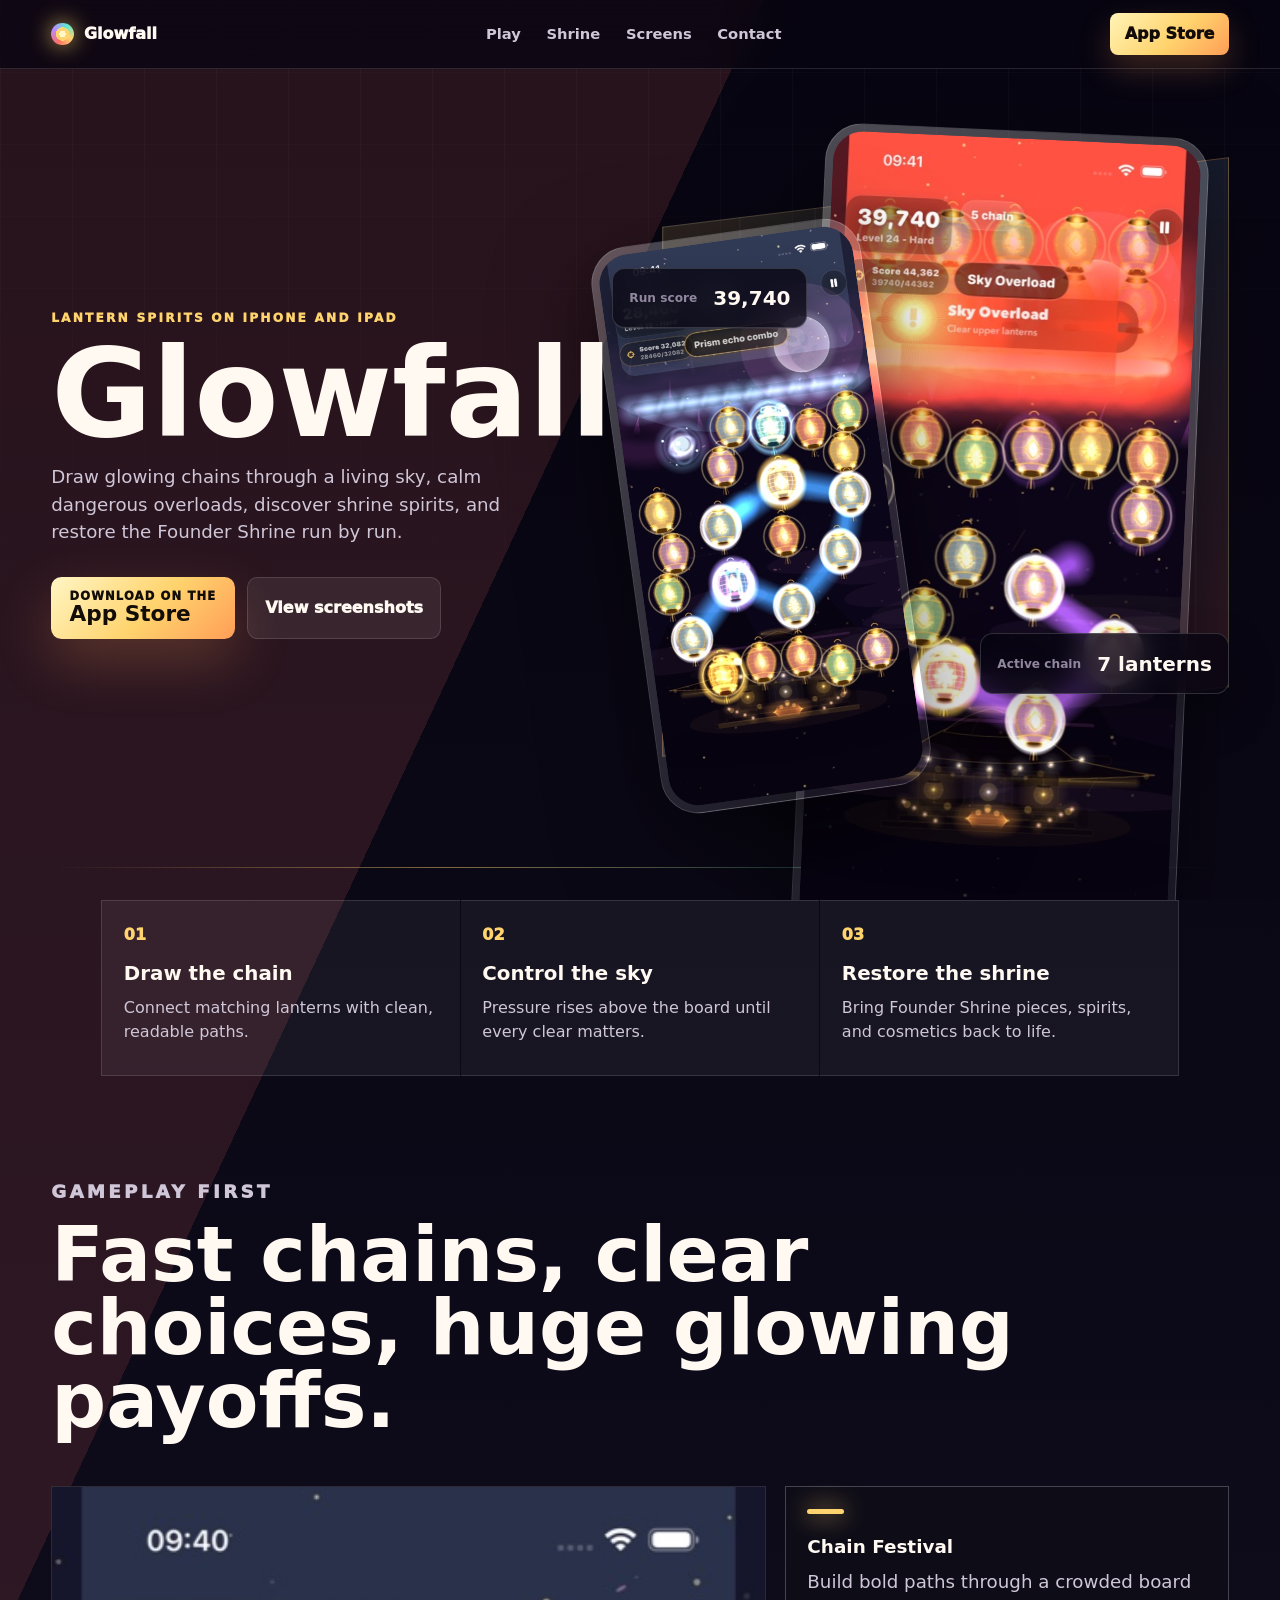
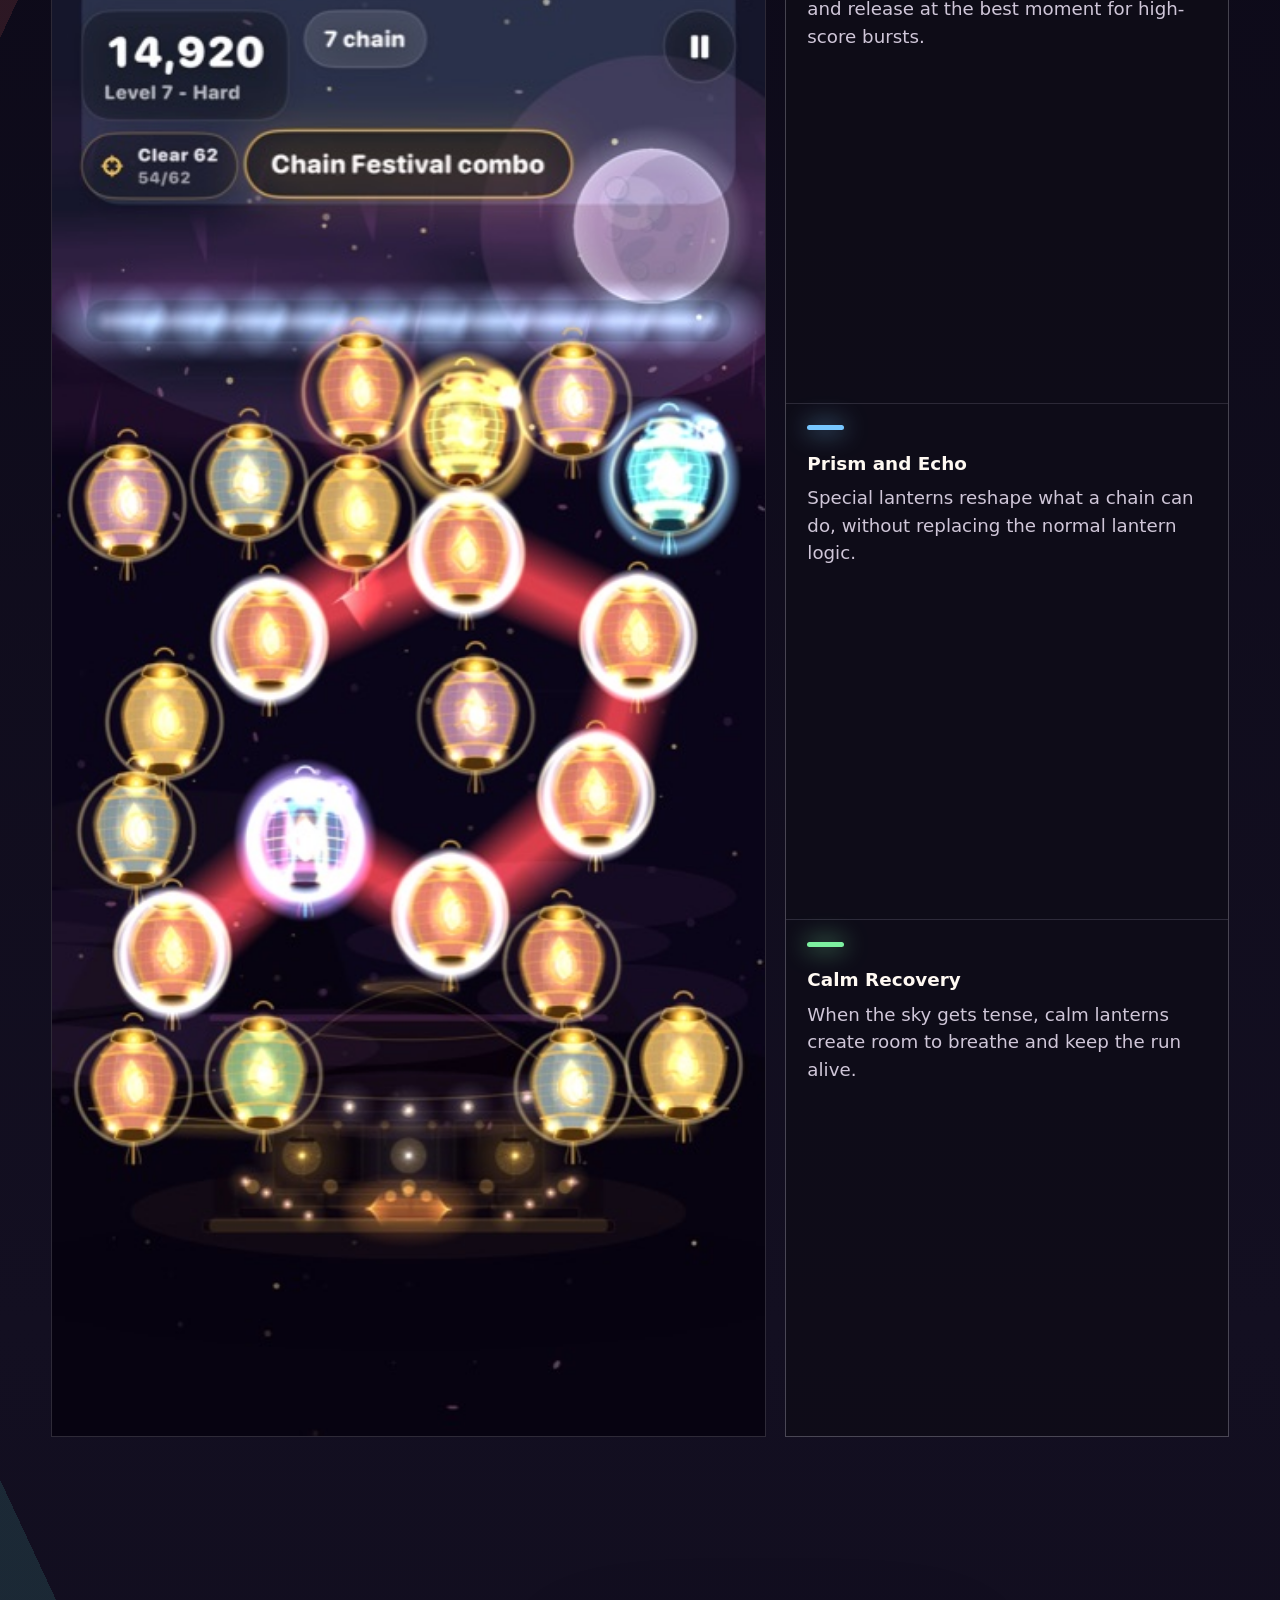
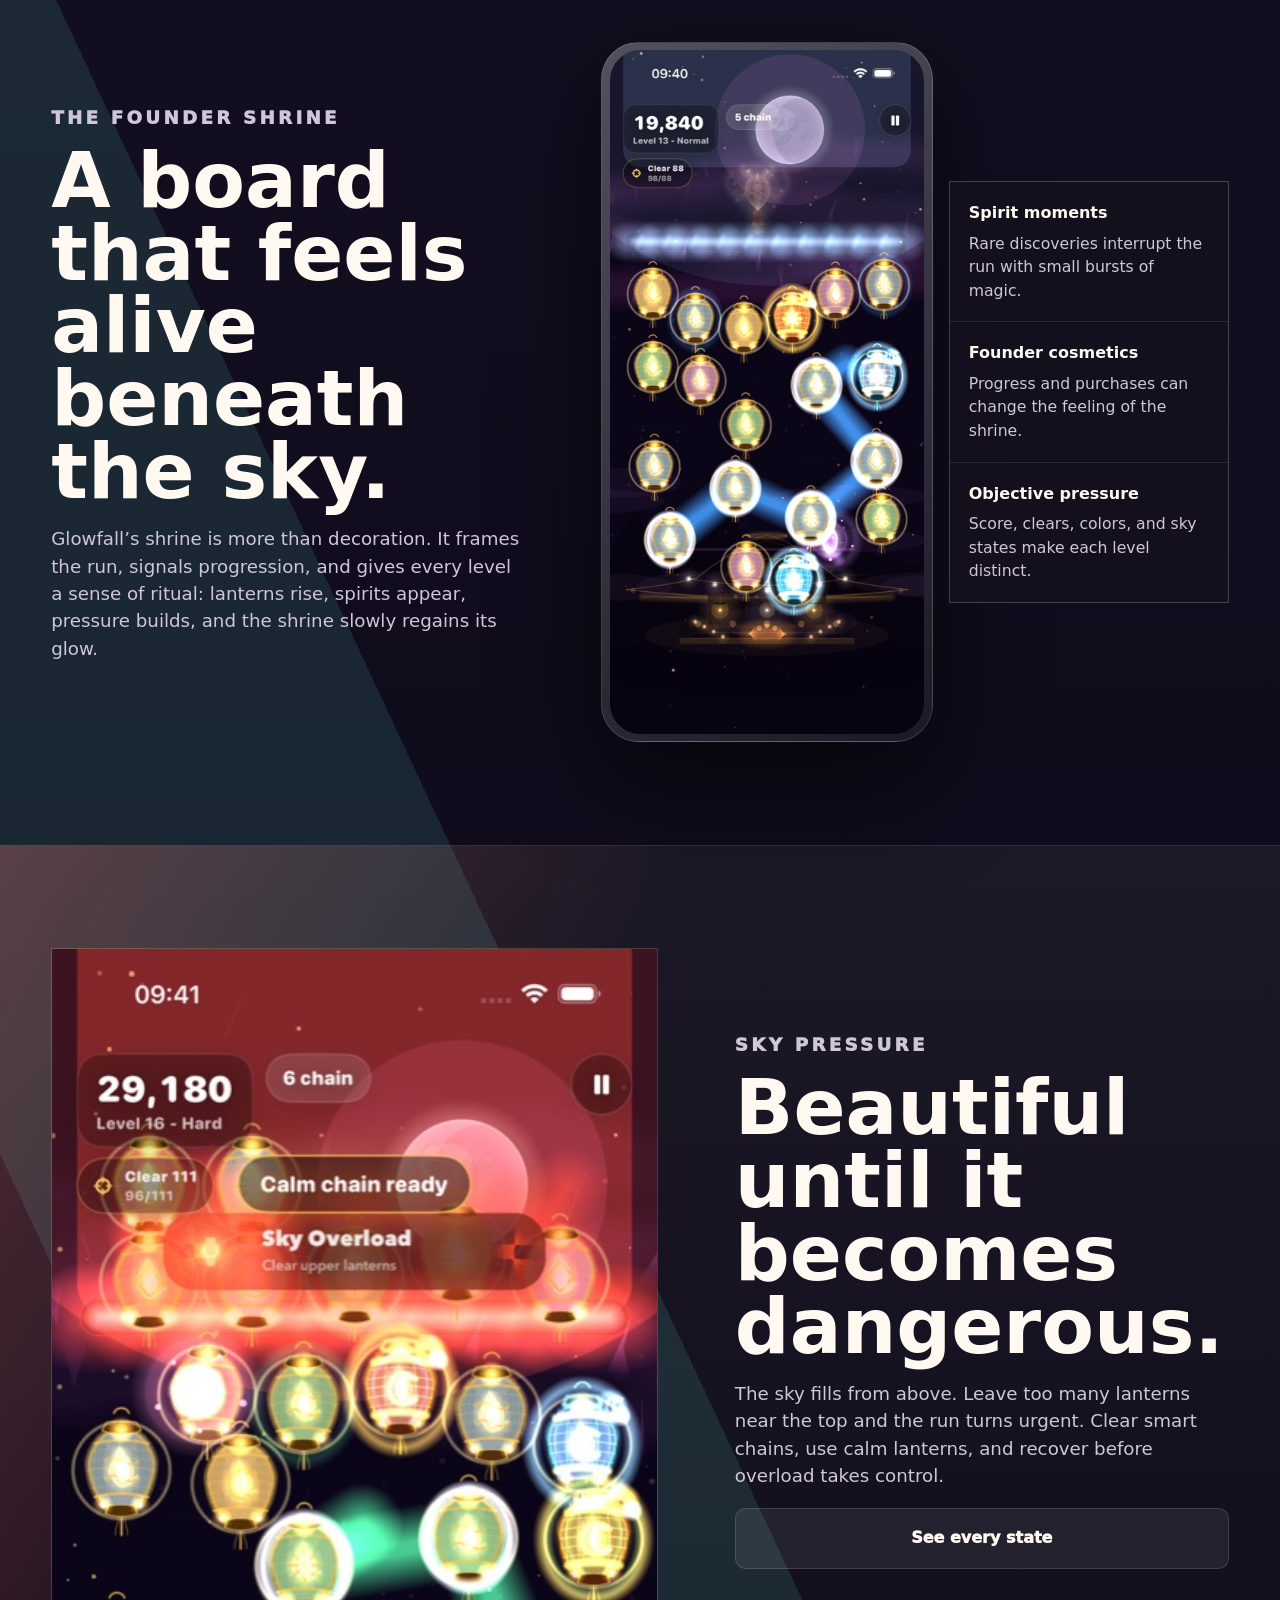
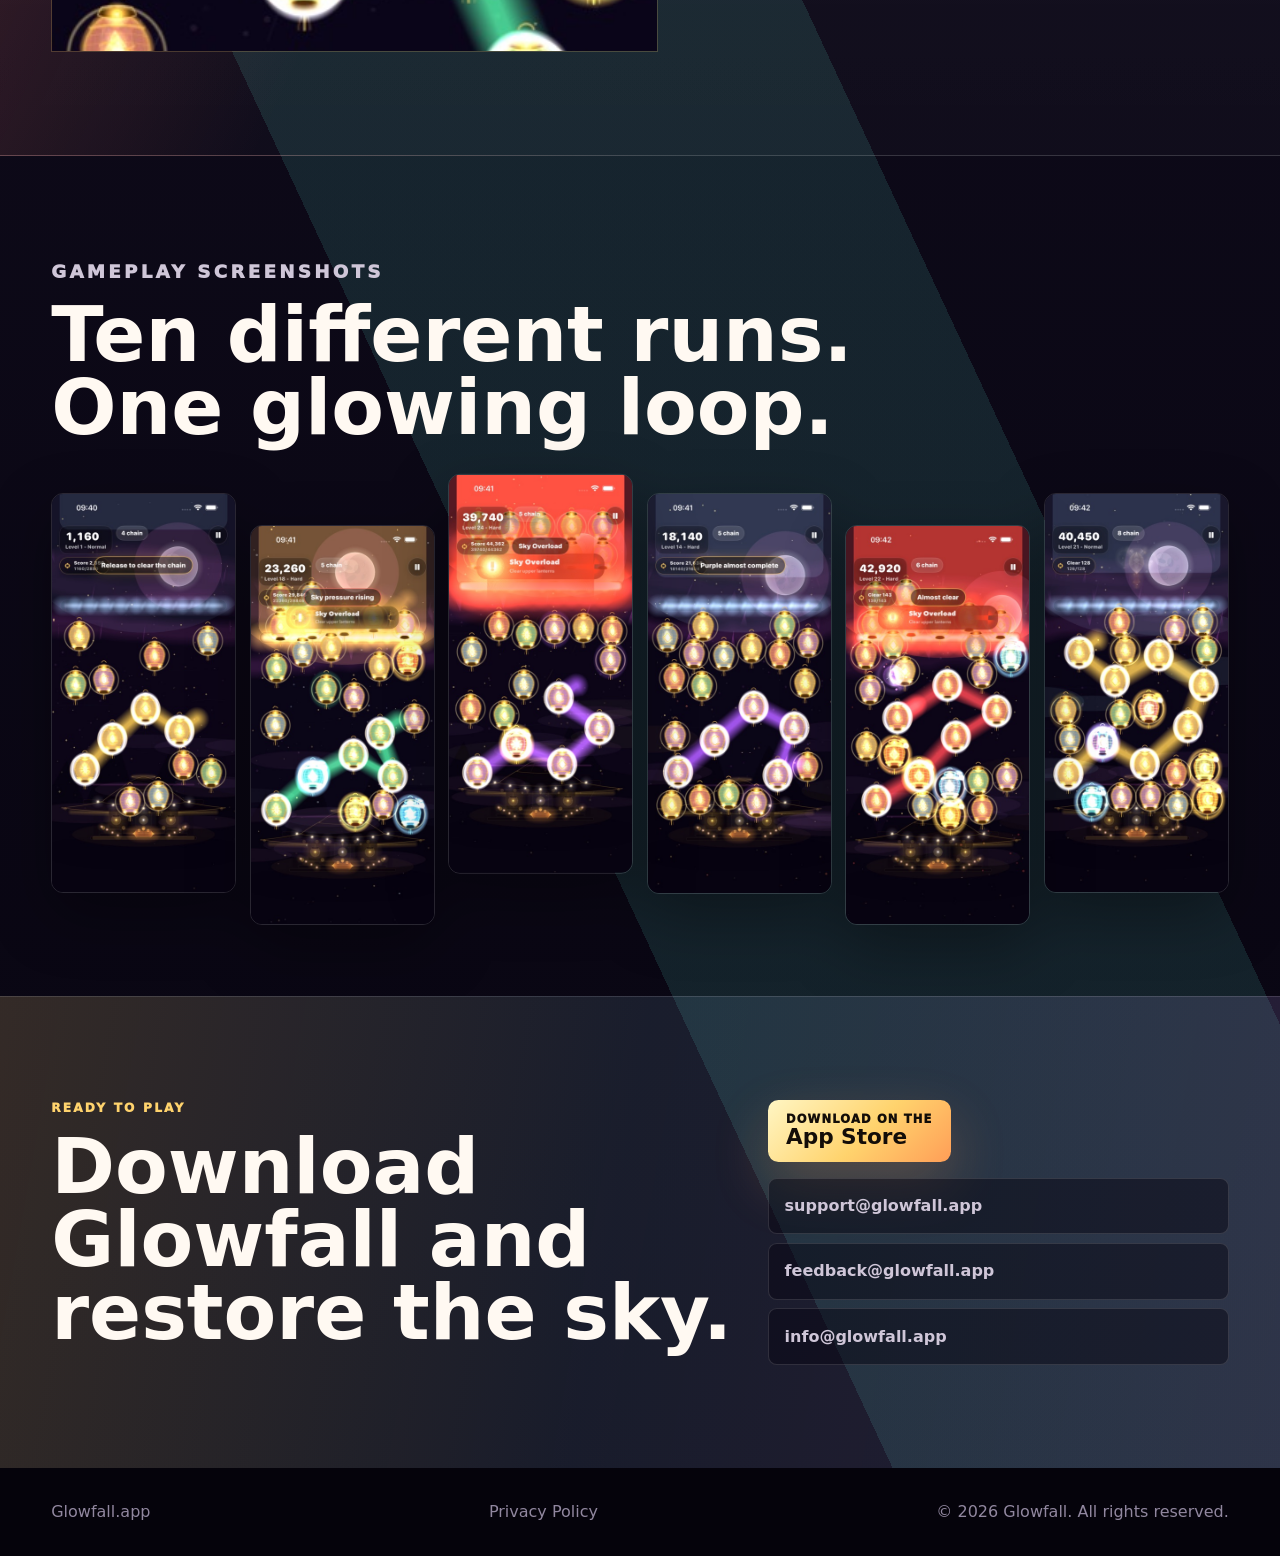
<file: index.html>
<!doctype html>
<html lang="en">
  <head>
    <meta charset="utf-8">
    <meta name="viewport" content="width=device-width, initial-scale=1">
    <title>Glowfall - Lantern Spirits</title>
    <meta name="description" content="Glowfall is a magical lantern-chaining game about restoring shrines, calming the sky, and mastering luminous combos.">
    <meta property="og:title" content="Glowfall - Lantern Spirits">
    <meta property="og:description" content="Chain lanterns, calm the sky, and restore ancient shrines.">
    <meta property="og:type" content="website">
    <meta property="og:url" content="https://glowfall.app">
    <meta property="og:image" content="https://glowfall.app/assets/screenshots/05_starfall_overload.jpg">
    <meta name="theme-color" content="#080510">
    <link rel="icon" href="assets/favicon.svg" type="image/svg+xml">
    <link rel="stylesheet" href="styles.css">
  </head>
  <body>
    <header class="site-header" aria-label="Primary">
      <a class="brand" href="#top" aria-label="Glowfall home">
        <span class="brand-mark" aria-hidden="true"></span>
        <span>Glowfall</span>
      </a>
      <nav>
        <a href="#play">Play</a>
        <a href="#shrine">Shrine</a>
        <a href="#screens">Screens</a>
        <a href="#contact">Contact</a>
      </nav>
      <a class="nav-store" href="https://apps.apple.com/us/app/glowfall-lantern-spirits/id6771706543">App Store</a>
    </header>

    <main id="top">
      <section class="hero" aria-labelledby="hero-title">
        <div class="hero-copy">
          <p class="eyebrow">Lantern Spirits on iPhone and iPad</p>
          <h1 id="hero-title">Glowfall</h1>
          <p class="hero-lede">Draw glowing chains through a living sky, calm dangerous overloads, discover shrine spirits, and restore the Founder Shrine run by run.</p>
          <div class="hero-actions">
            <a class="store-button" href="https://apps.apple.com/us/app/glowfall-lantern-spirits/id6771706543" aria-label="Download Glowfall on the App Store">
              <span>Download on the</span>
              <strong>App Store</strong>
            </a>
            <a class="button secondary" href="#screens">View screenshots</a>
          </div>
        </div>

        <div class="hero-showcase" aria-label="Glowfall gameplay preview">
          <div class="hero-backdrop" aria-hidden="true"></div>
          <figure class="device primary-device">
            <img src="assets/screenshots/05_starfall_overload.jpg" alt="Glowfall gameplay showing Sky Overload.">
          </figure>
          <figure class="device secondary-device">
            <img src="assets/screenshots/08_prism_echo_combo.jpg" alt="Glowfall gameplay showing a prism echo combo.">
          </figure>
          <div class="run-chip chip-score">
            <span>Run score</span>
            <strong>39,740</strong>
          </div>
          <div class="run-chip chip-chain">
            <span>Active chain</span>
            <strong>7 lanterns</strong>
          </div>
        </div>
      </section>

      <section class="quick-signals" aria-label="Glowfall highlights">
        <div>
          <span>01</span>
          <strong>Draw the chain</strong>
          <p>Connect matching lanterns with clean, readable paths.</p>
        </div>
        <div>
          <span>02</span>
          <strong>Control the sky</strong>
          <p>Pressure rises above the board until every clear matters.</p>
        </div>
        <div>
          <span>03</span>
          <strong>Restore the shrine</strong>
          <p>Bring Founder Shrine pieces, spirits, and cosmetics back to life.</p>
        </div>
      </section>

      <section id="play" class="section play-section">
        <div class="section-heading">
          <p class="eyebrow">Gameplay first</p>
          <h2>Fast chains, clear choices, huge glowing payoffs.</h2>
        </div>
        <div class="play-layout">
          <figure class="wide-shot">
            <img src="assets/screenshots/02_ember_festival_combo.jpg" alt="Glowfall gameplay showing a Chain Festival combo.">
          </figure>
          <div class="play-notes">
            <article>
              <span class="note-mark gold"></span>
              <h3>Chain Festival</h3>
              <p>Build bold paths through a crowded board and release at the best moment for high-score bursts.</p>
            </article>
            <article>
              <span class="note-mark blue"></span>
              <h3>Prism and Echo</h3>
              <p>Special lanterns reshape what a chain can do, without replacing the normal lantern logic.</p>
            </article>
            <article>
              <span class="note-mark green"></span>
              <h3>Calm Recovery</h3>
              <p>When the sky gets tense, calm lanterns create room to breathe and keep the run alive.</p>
            </article>
          </div>
        </div>
      </section>

      <section id="shrine" class="section shrine-section">
        <div class="shrine-copy">
          <p class="eyebrow">The Founder Shrine</p>
          <h2>A board that feels alive beneath the sky.</h2>
          <p>Glowfall’s shrine is more than decoration. It frames the run, signals progression, and gives every level a sense of ritual: lanterns rise, spirits appear, pressure builds, and the shrine slowly regains its glow.</p>
        </div>
        <div class="shrine-grid">
          <figure class="device shrine-device">
            <img src="assets/screenshots/03_mist_spirit_bonus.jpg" alt="Glowfall gameplay with a spirit bonus moment.">
          </figure>
          <div class="shrine-details">
            <div>
              <strong>Spirit moments</strong>
              <span>Rare discoveries interrupt the run with small bursts of magic.</span>
            </div>
            <div>
              <strong>Founder cosmetics</strong>
              <span>Progress and purchases can change the feeling of the shrine.</span>
            </div>
            <div>
              <strong>Objective pressure</strong>
              <span>Score, clears, colors, and sky states make each level distinct.</span>
            </div>
          </div>
        </div>
      </section>

      <section class="section pressure-section">
        <figure class="pressure-shot">
          <img src="assets/screenshots/06_calm_recovery_combo.jpg" alt="Glowfall gameplay showing a calm recovery combo under sky pressure.">
        </figure>
        <div class="pressure-copy">
          <p class="eyebrow">Sky pressure</p>
          <h2>Beautiful until it becomes dangerous.</h2>
          <p>The sky fills from above. Leave too many lanterns near the top and the run turns urgent. Clear smart chains, use calm lanterns, and recover before overload takes control.</p>
          <a class="button secondary" href="#screens">See every state</a>
        </div>
      </section>

      <section id="screens" class="section screens-section" aria-labelledby="screens-title">
        <div class="section-heading compact">
          <p class="eyebrow">Gameplay screenshots</p>
          <h2 id="screens-title">Ten different runs. One glowing loop.</h2>
        </div>
        <div class="screens-grid" aria-label="Glowfall screenshot gallery">
          <img src="assets/screenshots/01_moon_first_chain.jpg" alt="Moon Garden first chain gameplay.">
          <img src="assets/screenshots/04_aurora_pressure_rising.jpg" alt="Aurora sky pressure rising gameplay.">
          <img src="assets/screenshots/05_starfall_overload.jpg" alt="Starfall sky overload gameplay.">
          <img src="assets/screenshots/07_purple_objective_chase.jpg" alt="Purple objective chase gameplay.">
          <img src="assets/screenshots/09_late_hard_near_clear.jpg" alt="Late hard near-clear gameplay.">
          <img src="assets/screenshots/10_final_chain_finish.jpg" alt="Final chain finish gameplay.">
        </div>
      </section>

      <section id="contact" class="section final-cta" aria-labelledby="contact-title">
        <div>
          <p class="eyebrow">Ready to play</p>
          <h2 id="contact-title">Download Glowfall and restore the sky.</h2>
        </div>
        <div class="final-actions">
          <a class="store-button" href="https://apps.apple.com/us/app/glowfall-lantern-spirits/id6771706543" aria-label="Download Glowfall on the App Store">
            <span>Download on the</span>
            <strong>App Store</strong>
          </a>
          <div class="contact-links">
            <a href="mailto:support@glowfall.app">support@glowfall.app</a>
            <a href="mailto:feedback@glowfall.app">feedback@glowfall.app</a>
            <a href="mailto:info@glowfall.app">info@glowfall.app</a>
          </div>
        </div>
      </section>
    </main>

    <footer>
      <span>Glowfall.app</span>
      <a href="privacy.html">Privacy Policy</a>
      <span>© 2026 Glowfall. All rights reserved.</span>
    </footer>
  </body>
</html>
</file>
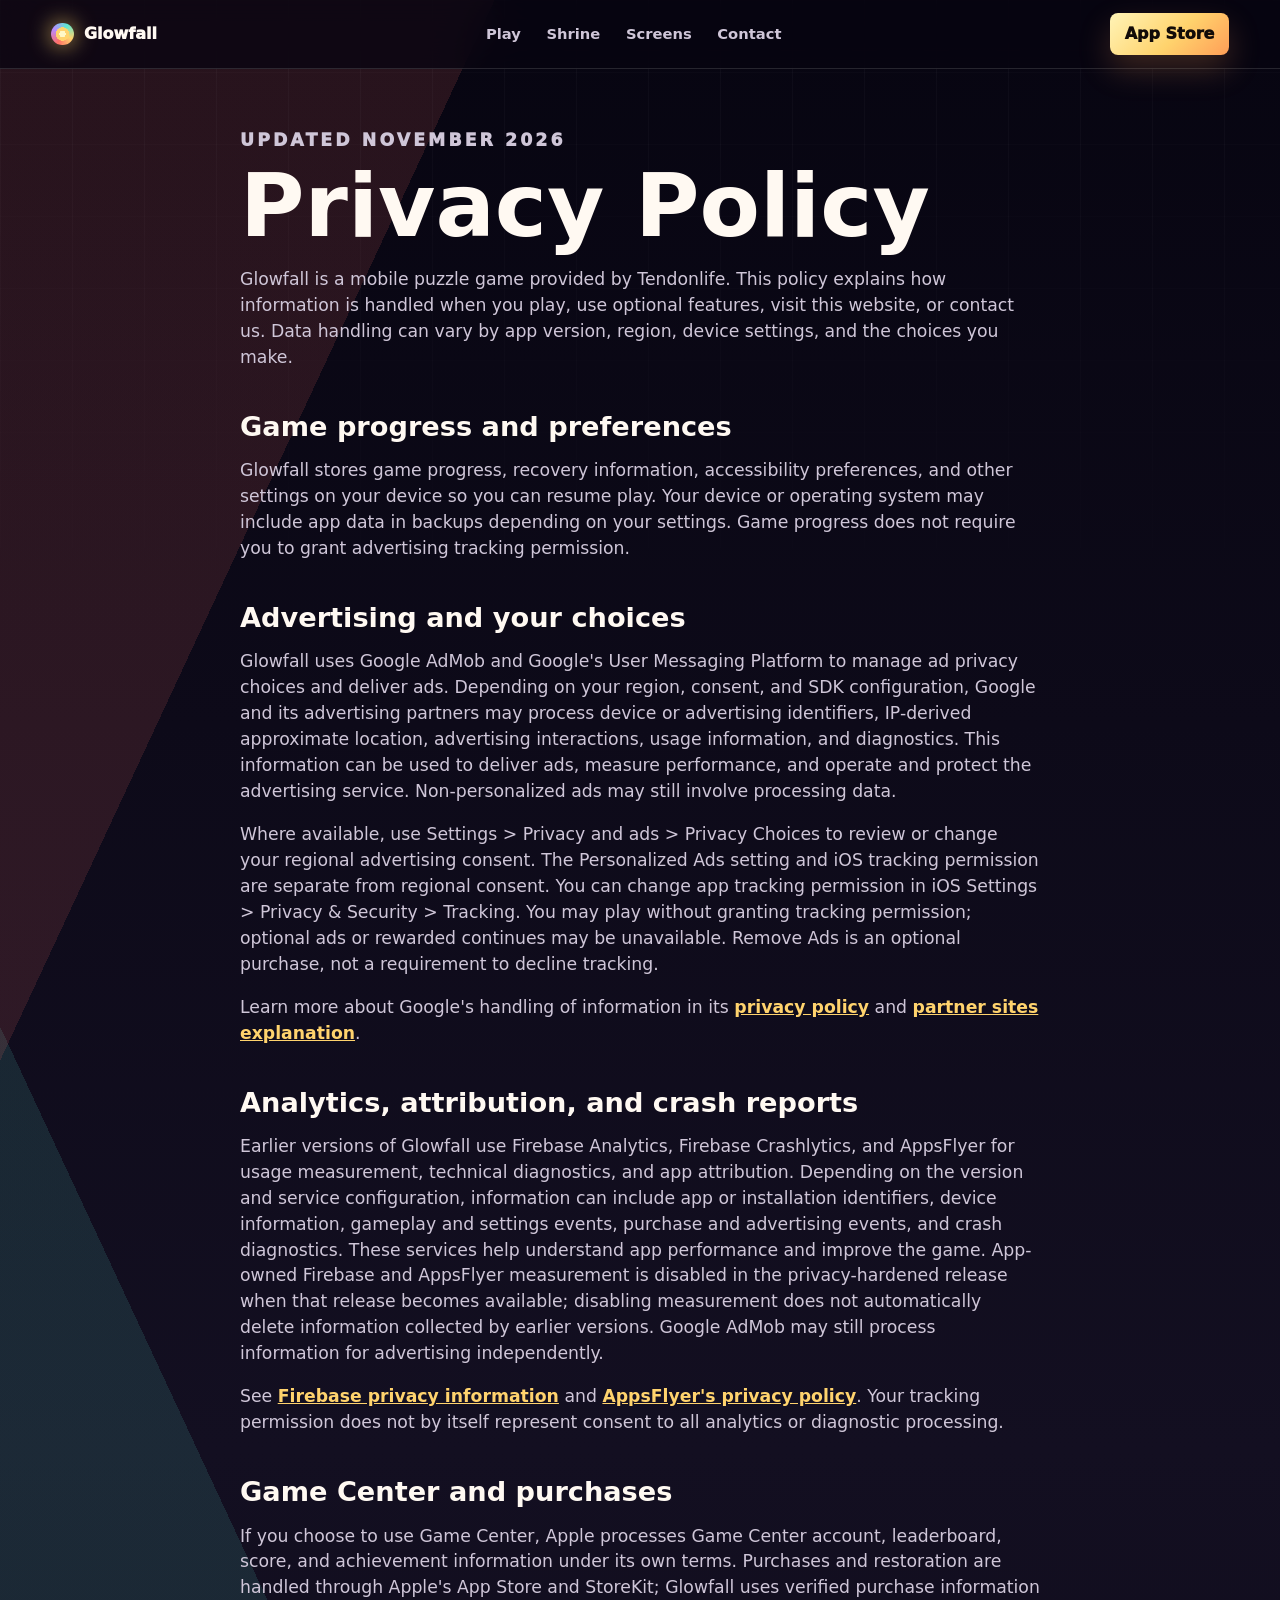
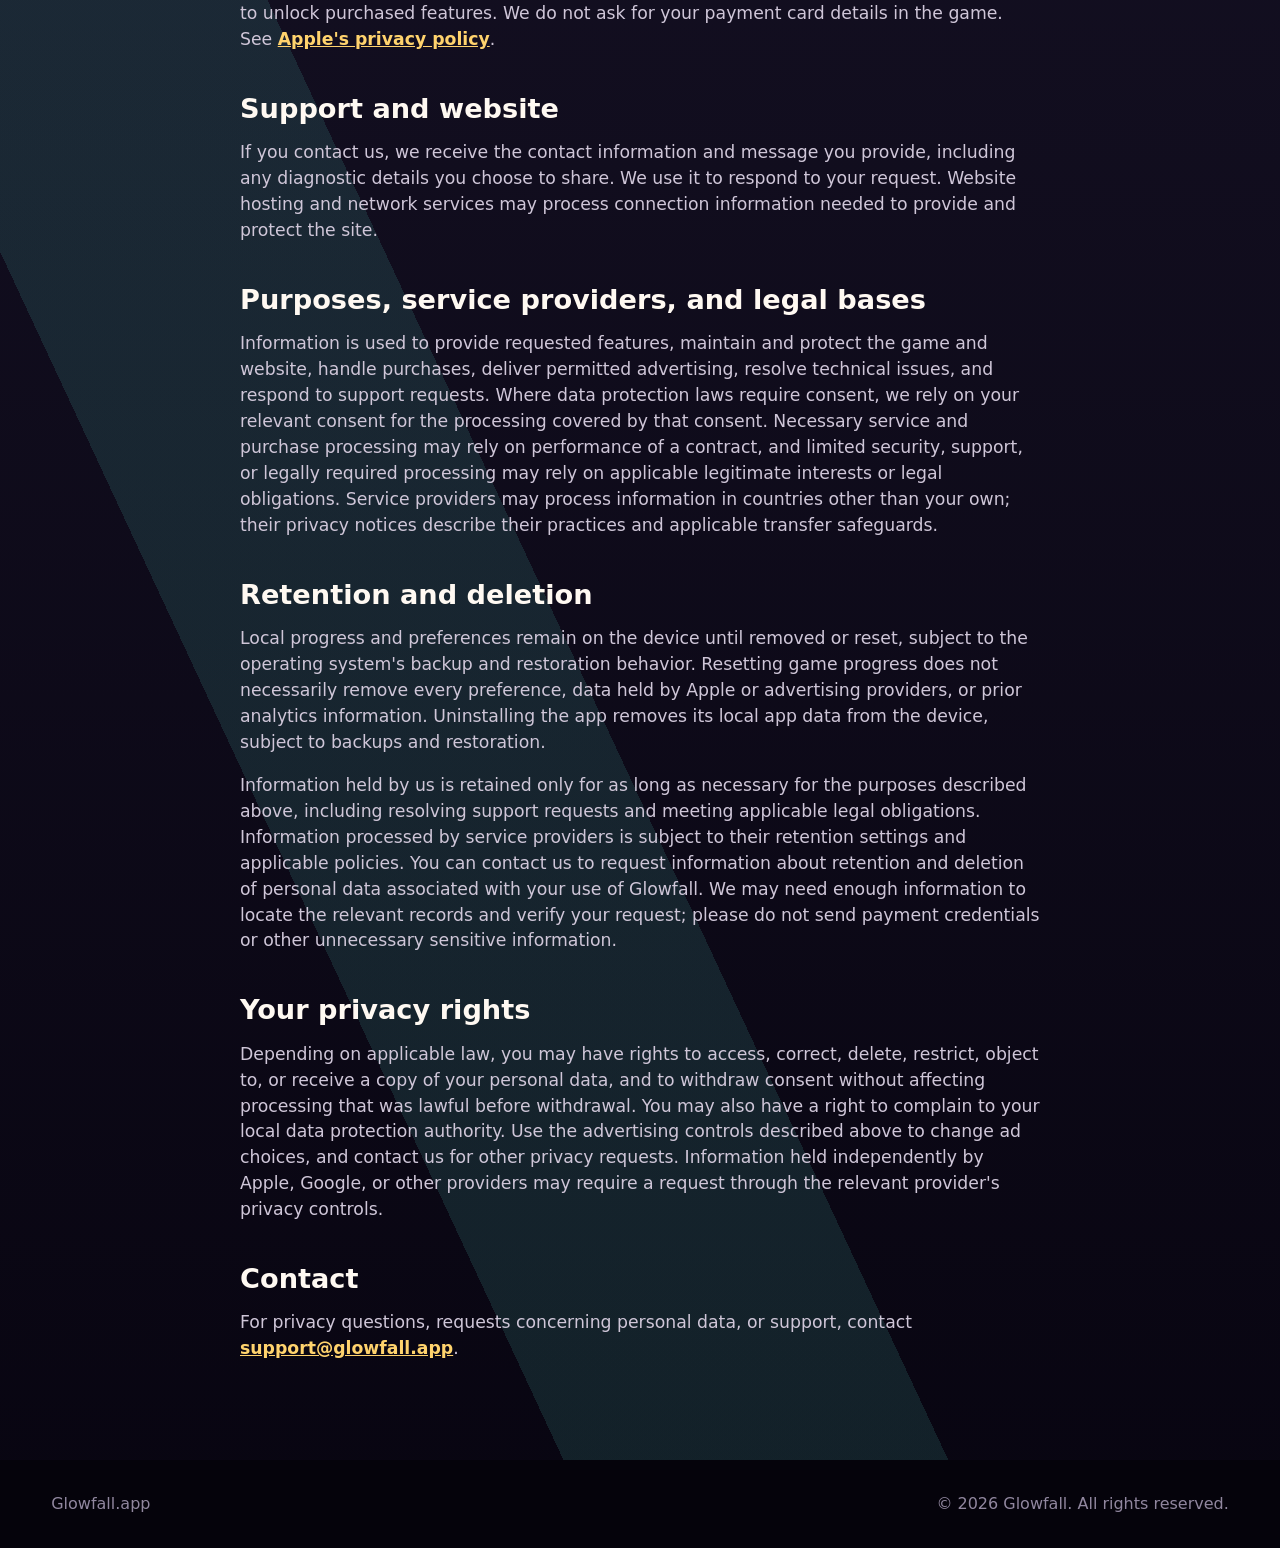
<file: privacy.html>
<!doctype html>
<html lang="en">
  <head>
    <meta charset="utf-8">
    <meta name="viewport" content="width=device-width, initial-scale=1">
    <title>Privacy Policy - Glowfall</title>
    <meta name="description" content="Glowfall privacy policy.">
    <meta name="theme-color" content="#080510">
    <link rel="icon" href="assets/favicon.svg" type="image/svg+xml">
    <link rel="stylesheet" href="styles.css">
  </head>
  <body>
    <header class="site-header" aria-label="Primary">
      <a class="brand" href="index.html" aria-label="Glowfall home">
        <span class="brand-mark" aria-hidden="true"></span>
        <span>Glowfall</span>
      </a>
      <nav>
        <a href="index.html#play">Play</a>
        <a href="index.html#shrine">Shrine</a>
        <a href="index.html#screens">Screens</a>
        <a href="index.html#contact">Contact</a>
      </nav>
      <a class="nav-store" href="https://apps.apple.com/us/app/glowfall-lantern-spirits/id6771706543">App Store</a>
    </header>

    <main>
      <section class="legal-page">
        <p class="eyebrow">Updated November 2026</p>
        <h1>Privacy Policy</h1>
        <p>Glowfall is a mobile puzzle game provided by Tendonlife. This policy explains how information is handled when you play, use optional features, visit this website, or contact us. Data handling can vary by app version, region, device settings, and the choices you make.</p>

        <h2>Game progress and preferences</h2>
        <p>Glowfall stores game progress, recovery information, accessibility preferences, and other settings on your device so you can resume play. Your device or operating system may include app data in backups depending on your settings. Game progress does not require you to grant advertising tracking permission.</p>

        <h2>Advertising and your choices</h2>
        <p>Glowfall uses Google AdMob and Google's User Messaging Platform to manage ad privacy choices and deliver ads. Depending on your region, consent, and SDK configuration, Google and its advertising partners may process device or advertising identifiers, IP-derived approximate location, advertising interactions, usage information, and diagnostics. This information can be used to deliver ads, measure performance, and operate and protect the advertising service. Non-personalized ads may still involve processing data.</p>
        <p>Where available, use Settings &gt; Privacy and ads &gt; Privacy Choices to review or change your regional advertising consent. The Personalized Ads setting and iOS tracking permission are separate from regional consent. You can change app tracking permission in iOS Settings &gt; Privacy &amp; Security &gt; Tracking. You may play without granting tracking permission; optional ads or rewarded continues may be unavailable. Remove Ads is an optional purchase, not a requirement to decline tracking.</p>
        <p>Learn more about Google's handling of information in its <a href="https://policies.google.com/privacy">privacy policy</a> and <a href="https://policies.google.com/technologies/partner-sites">partner sites explanation</a>.</p>

        <h2>Analytics, attribution, and crash reports</h2>
        <p>Earlier versions of Glowfall use Firebase Analytics, Firebase Crashlytics, and AppsFlyer for usage measurement, technical diagnostics, and app attribution. Depending on the version and service configuration, information can include app or installation identifiers, device information, gameplay and settings events, purchase and advertising events, and crash diagnostics. These services help understand app performance and improve the game. App-owned Firebase and AppsFlyer measurement is disabled in the privacy-hardened release when that release becomes available; disabling measurement does not automatically delete information collected by earlier versions. Google AdMob may still process information for advertising independently.</p>
        <p>See <a href="https://firebase.google.com/support/privacy">Firebase privacy information</a> and <a href="https://www.appsflyer.com/legal/privacy-policy/">AppsFlyer's privacy policy</a>. Your tracking permission does not by itself represent consent to all analytics or diagnostic processing.</p>

        <h2>Game Center and purchases</h2>
        <p>If you choose to use Game Center, Apple processes Game Center account, leaderboard, score, and achievement information under its own terms. Purchases and restoration are handled through Apple's App Store and StoreKit; Glowfall uses verified purchase information to unlock purchased features. We do not ask for your payment card details in the game. See <a href="https://www.apple.com/legal/privacy/">Apple's privacy policy</a>.</p>

        <h2>Support and website</h2>
        <p>If you contact us, we receive the contact information and message you provide, including any diagnostic details you choose to share. We use it to respond to your request. Website hosting and network services may process connection information needed to provide and protect the site.</p>

        <h2>Purposes, service providers, and legal bases</h2>
        <p>Information is used to provide requested features, maintain and protect the game and website, handle purchases, deliver permitted advertising, resolve technical issues, and respond to support requests. Where data protection laws require consent, we rely on your relevant consent for the processing covered by that consent. Necessary service and purchase processing may rely on performance of a contract, and limited security, support, or legally required processing may rely on applicable legitimate interests or legal obligations. Service providers may process information in countries other than your own; their privacy notices describe their practices and applicable transfer safeguards.</p>

        <h2>Retention and deletion</h2>
        <p>Local progress and preferences remain on the device until removed or reset, subject to the operating system's backup and restoration behavior. Resetting game progress does not necessarily remove every preference, data held by Apple or advertising providers, or prior analytics information. Uninstalling the app removes its local app data from the device, subject to backups and restoration.</p>
        <p>Information held by us is retained only for as long as necessary for the purposes described above, including resolving support requests and meeting applicable legal obligations. Information processed by service providers is subject to their retention settings and applicable policies. You can contact us to request information about retention and deletion of personal data associated with your use of Glowfall. We may need enough information to locate the relevant records and verify your request; please do not send payment credentials or other unnecessary sensitive information.</p>

        <h2>Your privacy rights</h2>
        <p>Depending on applicable law, you may have rights to access, correct, delete, restrict, object to, or receive a copy of your personal data, and to withdraw consent without affecting processing that was lawful before withdrawal. You may also have a right to complain to your local data protection authority. Use the advertising controls described above to change ad choices, and contact us for other privacy requests. Information held independently by Apple, Google, or other providers may require a request through the relevant provider's privacy controls.</p>

        <h2>Contact</h2>
        <p>For privacy questions, requests concerning personal data, or support, contact <a href="mailto:support@glowfall.app">support@glowfall.app</a>.</p>
      </section>
    </main>

    <footer>
      <span>Glowfall.app</span>
      <span>© 2026 Glowfall. All rights reserved.</span>
    </footer>
  </body>
</html>
</file>
<file: styles.css>
:root {
  --bg: #070511;
  --bg-2: #130f21;
  --ink: #fff9f2;
  --muted: #cfc6d8;
  --dim: #91879f;
  --line: rgba(255, 255, 255, 0.13);
  --glass: rgba(14, 11, 24, 0.72);
  --glass-2: rgba(28, 23, 43, 0.72);
  --gold: #ffd36d;
  --amber: #ff9e57;
  --teal: #5de8d1;
  --blue: #77c7ff;
  --green: #7df0a0;
  --violet: #b98aff;
  --danger: #ff6f66;
  --max: 1180px;
  color-scheme: dark;
}

* {
  box-sizing: border-box;
}

html {
  scroll-behavior: smooth;
}

body {
  margin: 0;
  min-width: 320px;
  color: var(--ink);
  background:
    linear-gradient(115deg, rgba(255, 111, 102, 0.13) 0 18%, transparent 18% 100%),
    linear-gradient(245deg, transparent 0 64%, rgba(93, 232, 209, 0.12) 64% 78%, transparent 78%),
    linear-gradient(180deg, #070511 0%, #130f21 46%, #080511 100%);
  font-family: ui-sans-serif, system-ui, -apple-system, BlinkMacSystemFont, "Segoe UI", sans-serif;
  line-height: 1.5;
}

body::before {
  content: "";
  position: fixed;
  inset: 0;
  z-index: -1;
  pointer-events: none;
  background:
    linear-gradient(90deg, rgba(255, 255, 255, 0.04) 1px, transparent 1px),
    linear-gradient(180deg, rgba(255, 255, 255, 0.025) 1px, transparent 1px);
  background-size: 72px 72px;
  mask-image: linear-gradient(180deg, rgba(0, 0, 0, 0.85), transparent 74%);
}

img {
  display: block;
  max-width: 100%;
}

a {
  color: inherit;
}

.site-header {
  position: fixed;
  inset: 0 0 auto;
  z-index: 30;
  display: grid;
  grid-template-columns: auto 1fr auto;
  align-items: center;
  gap: 1rem;
  padding: 0.82rem clamp(1rem, 4vw, 3.5rem);
  background: rgba(7, 5, 17, 0.74);
  border-bottom: 1px solid var(--line);
  backdrop-filter: blur(18px);
}

.brand,
nav,
.hero-actions,
.store-button,
.button,
.run-chip,
.final-actions {
  display: flex;
  align-items: center;
}

.brand {
  gap: 0.65rem;
  text-decoration: none;
  font-weight: 950;
}

.brand-mark {
  width: 1.4rem;
  height: 1.4rem;
  border-radius: 50%;
  background:
    radial-gradient(circle at 50% 50%, #fff8c7 0 20%, #ffd36d 21% 42%, transparent 43%),
    conic-gradient(from 28deg, var(--teal), var(--gold), var(--danger), var(--violet), var(--teal));
  box-shadow: 0 0 22px rgba(255, 211, 109, 0.78);
}

nav {
  justify-content: center;
  gap: clamp(0.75rem, 2vw, 1.65rem);
  color: var(--muted);
  font-size: 0.92rem;
  font-weight: 820;
}

nav a,
.nav-store,
.button,
.store-button,
.contact-links a,
footer a {
  text-decoration: none;
}

nav a:hover,
footer a:hover {
  color: var(--gold);
}

.nav-store {
  min-height: 2.4rem;
  display: inline-flex;
  align-items: center;
  justify-content: center;
  padding: 0.55rem 0.9rem;
  color: #120b08;
  background: linear-gradient(135deg, #fff4b7, var(--gold) 55%, var(--amber));
  border-radius: 0.5rem;
  font-weight: 950;
  box-shadow: 0 14px 32px rgba(255, 158, 87, 0.22);
}

.hero {
  position: relative;
  min-height: 100svh;
  display: grid;
  grid-template-columns: minmax(0, 0.88fr) minmax(25rem, 1.12fr);
  align-items: center;
  gap: clamp(2rem, 6vw, 5.5rem);
  max-width: 1380px;
  margin-inline: auto;
  padding: 7rem clamp(1rem, 4vw, 3.5rem) 4rem;
  overflow: hidden;
}

.hero::after {
  content: "";
  position: absolute;
  left: clamp(1rem, 4vw, 3.5rem);
  right: clamp(1rem, 4vw, 3.5rem);
  bottom: 2rem;
  height: 1px;
  background: linear-gradient(90deg, transparent, rgba(255, 211, 109, 0.48), rgba(93, 232, 209, 0.28), transparent);
}

.hero-copy {
  position: relative;
  z-index: 5;
  max-width: 38rem;
}

.eyebrow {
  margin: 0 0 0.85rem;
  color: var(--gold);
  font-size: 0.76rem;
  font-weight: 950;
  letter-spacing: 0.18em;
  text-transform: uppercase;
}

h1,
h2,
h3,
p {
  margin-top: 0;
}

h1 {
  margin-bottom: 1.05rem;
  font-size: clamp(5rem, 9.6vw, 8.6rem);
  line-height: 0.86;
  letter-spacing: 0;
}

h2 {
  margin-bottom: 1rem;
  font-size: clamp(2.45rem, 6vw, 5.4rem);
  line-height: 0.95;
  letter-spacing: 0;
}

h3 {
  margin-bottom: 0.45rem;
  font-size: 1.15rem;
}

.hero-lede,
.section-heading p,
.shrine-copy p,
.pressure-copy p,
.play-notes p,
.quick-signals p,
.shrine-details span {
  color: var(--muted);
  font-size: 1.14rem;
}

.hero-actions {
  flex-wrap: wrap;
  gap: 0.8rem;
  margin-top: 2rem;
}

.store-button {
  width: fit-content;
  min-height: 3.85rem;
  flex-direction: column;
  align-items: flex-start;
  justify-content: center;
  padding: 0.7rem 1.15rem;
  color: #130d08;
  background: linear-gradient(135deg, #fff6c4 0%, var(--gold) 54%, var(--amber) 100%);
  border-radius: 0.65rem;
  font-weight: 950;
  box-shadow: 0 22px 55px rgba(255, 158, 87, 0.24);
}

.store-button span {
  font-size: 0.72rem;
  line-height: 1;
  text-transform: uppercase;
  letter-spacing: 0.1em;
}

.store-button strong {
  font-size: 1.35rem;
  line-height: 1.1;
}

.button {
  min-height: 3.85rem;
  justify-content: center;
  padding: 0.86rem 1.05rem;
  border-radius: 0.65rem;
  font-weight: 920;
}

.button.secondary {
  color: var(--ink);
  background: rgba(255, 255, 255, 0.075);
  border: 1px solid var(--line);
}

.hero-showcase {
  position: relative;
  z-index: 4;
  min-height: 43rem;
}

.hero-backdrop {
  position: absolute;
  inset: 9% 0 14% 8%;
  border: 1px solid rgba(255, 211, 109, 0.24);
  background:
    linear-gradient(135deg, rgba(255, 211, 109, 0.15), rgba(119, 199, 255, 0.12) 46%, rgba(255, 111, 102, 0.16)),
    repeating-linear-gradient(90deg, rgba(255, 255, 255, 0.06) 0 1px, transparent 1px 4.75rem);
  transform: skewY(-7deg);
}

.device {
  margin: 0;
  border-radius: 2.35rem;
  padding: 0.45rem;
  background: linear-gradient(145deg, rgba(255, 255, 255, 0.28), rgba(255, 255, 255, 0.05));
  border: 1px solid rgba(255, 255, 255, 0.14);
  box-shadow: 0 36px 100px rgba(0, 0, 0, 0.58);
}

.device img {
  width: 100%;
  border-radius: 1.9rem;
}

.primary-device {
  position: absolute;
  right: 6%;
  top: 0;
  width: min(37vw, 24rem);
  transform: rotate(2.6deg);
}

.secondary-device {
  position: absolute;
  left: 2%;
  bottom: 1rem;
  width: min(29vw, 17rem);
  transform: rotate(-8deg);
}

.run-chip {
  position: absolute;
  z-index: 6;
  min-width: 9.4rem;
  justify-content: space-between;
  gap: 1rem;
  padding: 0.9rem 1rem;
  background: rgba(7, 5, 17, 0.78);
  border: 1px solid rgba(255, 255, 255, 0.16);
  border-radius: 0.8rem;
  backdrop-filter: blur(14px);
  box-shadow: 0 20px 45px rgba(0, 0, 0, 0.28);
}

.run-chip span {
  color: var(--dim);
  font-size: 0.76rem;
  font-weight: 850;
}

.run-chip strong {
  font-size: 1.25rem;
}

.chip-score {
  left: 0;
  top: 20%;
}

.chip-chain {
  right: 0;
  bottom: 18%;
}

.quick-signals {
  max-width: var(--max);
  display: grid;
  grid-template-columns: repeat(3, 1fr);
  gap: 1px;
  margin: 0 auto;
  padding-inline: clamp(1rem, 4vw, 3.5rem);
}

.quick-signals div {
  min-height: 11rem;
  padding: 1.35rem;
  background: rgba(255, 255, 255, 0.055);
  border-top: 1px solid var(--line);
  border-bottom: 1px solid var(--line);
}

.quick-signals div:first-child {
  border-left: 1px solid var(--line);
}

.quick-signals div:last-child {
  border-right: 1px solid var(--line);
}

.quick-signals span,
.quick-signals strong {
  display: block;
}

.quick-signals span {
  margin-bottom: 0.75rem;
  color: var(--gold);
  font-weight: 950;
}

.quick-signals strong {
  margin-bottom: 0.45rem;
  font-size: 1.24rem;
}

.quick-signals p {
  margin-bottom: 0;
  font-size: 1rem;
}

.section {
  max-width: 1380px;
  margin-inline: auto;
  padding: clamp(4.5rem, 8vw, 8rem) clamp(1rem, 4vw, 3.5rem);
}

.section-heading {
  max-width: 63rem;
  margin-bottom: 3rem;
}

.section-heading.compact {
  max-width: 58rem;
}

.play-layout {
  display: grid;
  grid-template-columns: minmax(21rem, 0.74fr) minmax(20rem, 0.46fr);
  align-items: stretch;
  gap: 1.2rem;
}

.wide-shot {
  margin: 0;
  min-height: 38rem;
  overflow: hidden;
  border: 1px solid var(--line);
  background: var(--glass);
}

.wide-shot img {
  width: 100%;
  height: 100%;
  object-fit: cover;
  object-position: top center;
}

.play-notes {
  display: grid;
  gap: 1px;
  background: rgba(255, 255, 255, 0.12);
  border: 1px solid var(--line);
}

.play-notes article {
  min-height: 12rem;
  padding: 1.35rem;
  background: rgba(11, 8, 20, 0.88);
}

.note-mark {
  display: block;
  width: 2.3rem;
  height: 0.32rem;
  margin-bottom: 1.2rem;
  border-radius: 999px;
  box-shadow: 0 0 24px currentColor;
}

.note-mark.gold {
  color: var(--gold);
  background: var(--gold);
}

.note-mark.blue {
  color: var(--blue);
  background: var(--blue);
}

.note-mark.green {
  color: var(--green);
  background: var(--green);
}

.shrine-section {
  display: grid;
  grid-template-columns: minmax(0, 0.86fr) minmax(24rem, 1.14fr);
  align-items: center;
  gap: clamp(2rem, 6vw, 5rem);
}

.shrine-copy {
  max-width: 39rem;
}

.shrine-grid {
  display: grid;
  grid-template-columns: minmax(15rem, 0.65fr) minmax(15rem, 0.55fr);
  align-items: center;
  gap: 1rem;
}

.shrine-device {
  width: min(100%, 22rem);
  justify-self: end;
}

.shrine-details {
  display: grid;
  gap: 1px;
  border: 1px solid var(--line);
  background: rgba(255, 255, 255, 0.11);
}

.shrine-details div {
  padding: 1.2rem;
  background: rgba(15, 11, 25, 0.82);
}

.shrine-details strong,
.shrine-details span {
  display: block;
}

.shrine-details strong {
  margin-bottom: 0.4rem;
}

.shrine-details span {
  font-size: 0.98rem;
}

.pressure-section {
  display: grid;
  grid-template-columns: minmax(20rem, 0.86fr) minmax(0, 0.7fr);
  align-items: center;
  gap: clamp(2rem, 6vw, 5rem);
  background:
    linear-gradient(115deg, rgba(255, 111, 102, 0.24), transparent 40%),
    linear-gradient(180deg, rgba(255, 255, 255, 0.055), rgba(255, 255, 255, 0.02));
  border-top: 1px solid var(--line);
  border-bottom: 1px solid var(--line);
}

.pressure-shot {
  margin: 0;
  max-height: 44rem;
  overflow: hidden;
  border: 1px solid rgba(255, 211, 109, 0.2);
}

.pressure-shot img {
  width: 100%;
  height: 100%;
  object-fit: cover;
  object-position: top center;
}

.pressure-copy {
  max-width: 34rem;
}

.screens-section {
  overflow: hidden;
}

.screens-grid {
  display: grid;
  grid-template-columns: repeat(6, minmax(10rem, 1fr));
  gap: 0.85rem;
}

.screens-grid img {
  width: 100%;
  aspect-ratio: 9 / 19.5;
  object-fit: cover;
  object-position: top center;
  border: 1px solid var(--line);
  border-radius: 0.75rem;
  box-shadow: 0 22px 60px rgba(0, 0, 0, 0.34);
}

.screens-grid img:nth-child(2),
.screens-grid img:nth-child(5) {
  transform: translateY(2rem);
}

.screens-grid img:nth-child(3) {
  transform: translateY(-1.2rem);
}

.final-cta {
  display: grid;
  grid-template-columns: minmax(0, 0.92fr) minmax(20rem, 0.62fr);
  align-items: center;
  gap: 2rem;
  background:
    linear-gradient(100deg, rgba(255, 211, 109, 0.14), rgba(119, 199, 255, 0.08) 48%, rgba(185, 138, 255, 0.12)),
    rgba(255, 255, 255, 0.035);
  border-top: 1px solid var(--line);
}

.final-actions {
  flex-direction: column;
  align-items: stretch;
  gap: 1rem;
}

.contact-links {
  display: grid;
  gap: 0.55rem;
}

.contact-links a {
  padding: 0.95rem 1rem;
  color: var(--muted);
  background: rgba(7, 5, 17, 0.48);
  border: 1px solid var(--line);
  border-radius: 0.55rem;
  font-weight: 820;
}

.contact-links a:hover {
  color: var(--ink);
  border-color: rgba(255, 211, 109, 0.38);
}

footer {
  display: flex;
  justify-content: space-between;
  gap: 1rem;
  padding: 2rem clamp(1rem, 4vw, 3.5rem);
  color: var(--dim);
  background: #05030b;
}

.legal-page {
  max-width: 58rem;
  margin-inline: auto;
  padding: 8rem clamp(1rem, 5vw, 5rem) 5rem;
}

.legal-page h1 {
  margin-bottom: 1.5rem;
  font-size: clamp(3.5rem, 8vw, 5.5rem);
}

.legal-page h2 {
  margin-top: 2.5rem;
  font-size: 1.7rem;
  line-height: 1.15;
}

.legal-page p {
  color: var(--muted);
  font-size: 1.08rem;
}

.legal-page a {
  color: var(--gold);
  font-weight: 800;
}

@media (max-width: 1000px) {
  .site-header {
    grid-template-columns: auto auto;
  }

  nav {
    display: none;
  }

  .hero,
  .shrine-section,
  .pressure-section,
  .final-cta {
    grid-template-columns: 1fr;
  }

  .hero {
    min-height: auto;
    padding-top: 6rem;
  }

  .hero-showcase {
    order: -1;
    min-height: 35rem;
  }

  .primary-device {
    width: min(58vw, 22rem);
    right: 3%;
  }

  .secondary-device {
    width: min(42vw, 14rem);
    left: 3%;
  }

  .quick-signals {
    grid-template-columns: 1fr;
  }

  .quick-signals div,
  .quick-signals div:first-child,
  .quick-signals div:last-child {
    border-left: 1px solid var(--line);
    border-right: 1px solid var(--line);
  }

  .play-layout,
  .shrine-grid {
    grid-template-columns: 1fr;
  }

  .shrine-device {
    justify-self: start;
  }

  .screens-grid {
    grid-template-columns: repeat(6, minmax(10rem, 38vw));
    overflow-x: auto;
    padding: 1.5rem 0 2.8rem;
    scroll-snap-type: x mandatory;
  }

  .screens-grid img {
    scroll-snap-align: center;
  }
}

@media (max-width: 620px) {
  .site-header {
    padding-inline: 1rem;
  }

  .nav-store {
    min-height: 2.25rem;
    padding-inline: 0.72rem;
    font-size: 0.86rem;
  }

  h1 {
    font-size: 4.55rem;
  }

  h2 {
    font-size: 2.5rem;
  }

  .hero-lede,
  .section-heading p,
  .shrine-copy p,
  .pressure-copy p,
  .play-notes p,
  .legal-page p {
    font-size: 1.02rem;
  }

  .hero-showcase {
    min-height: 30rem;
  }

  .hero-backdrop {
    inset: 12% 0 20% 0;
  }

  .run-chip {
    min-width: 8.2rem;
    padding: 0.75rem;
  }

  .chip-score {
    top: 16%;
  }

  .chip-chain {
    bottom: 12%;
  }

  .wide-shot,
  .pressure-shot {
    min-height: 30rem;
  }

  .screens-grid {
    grid-template-columns: repeat(6, minmax(10rem, 72vw));
  }

  footer {
    flex-direction: column;
  }
}
</file>
